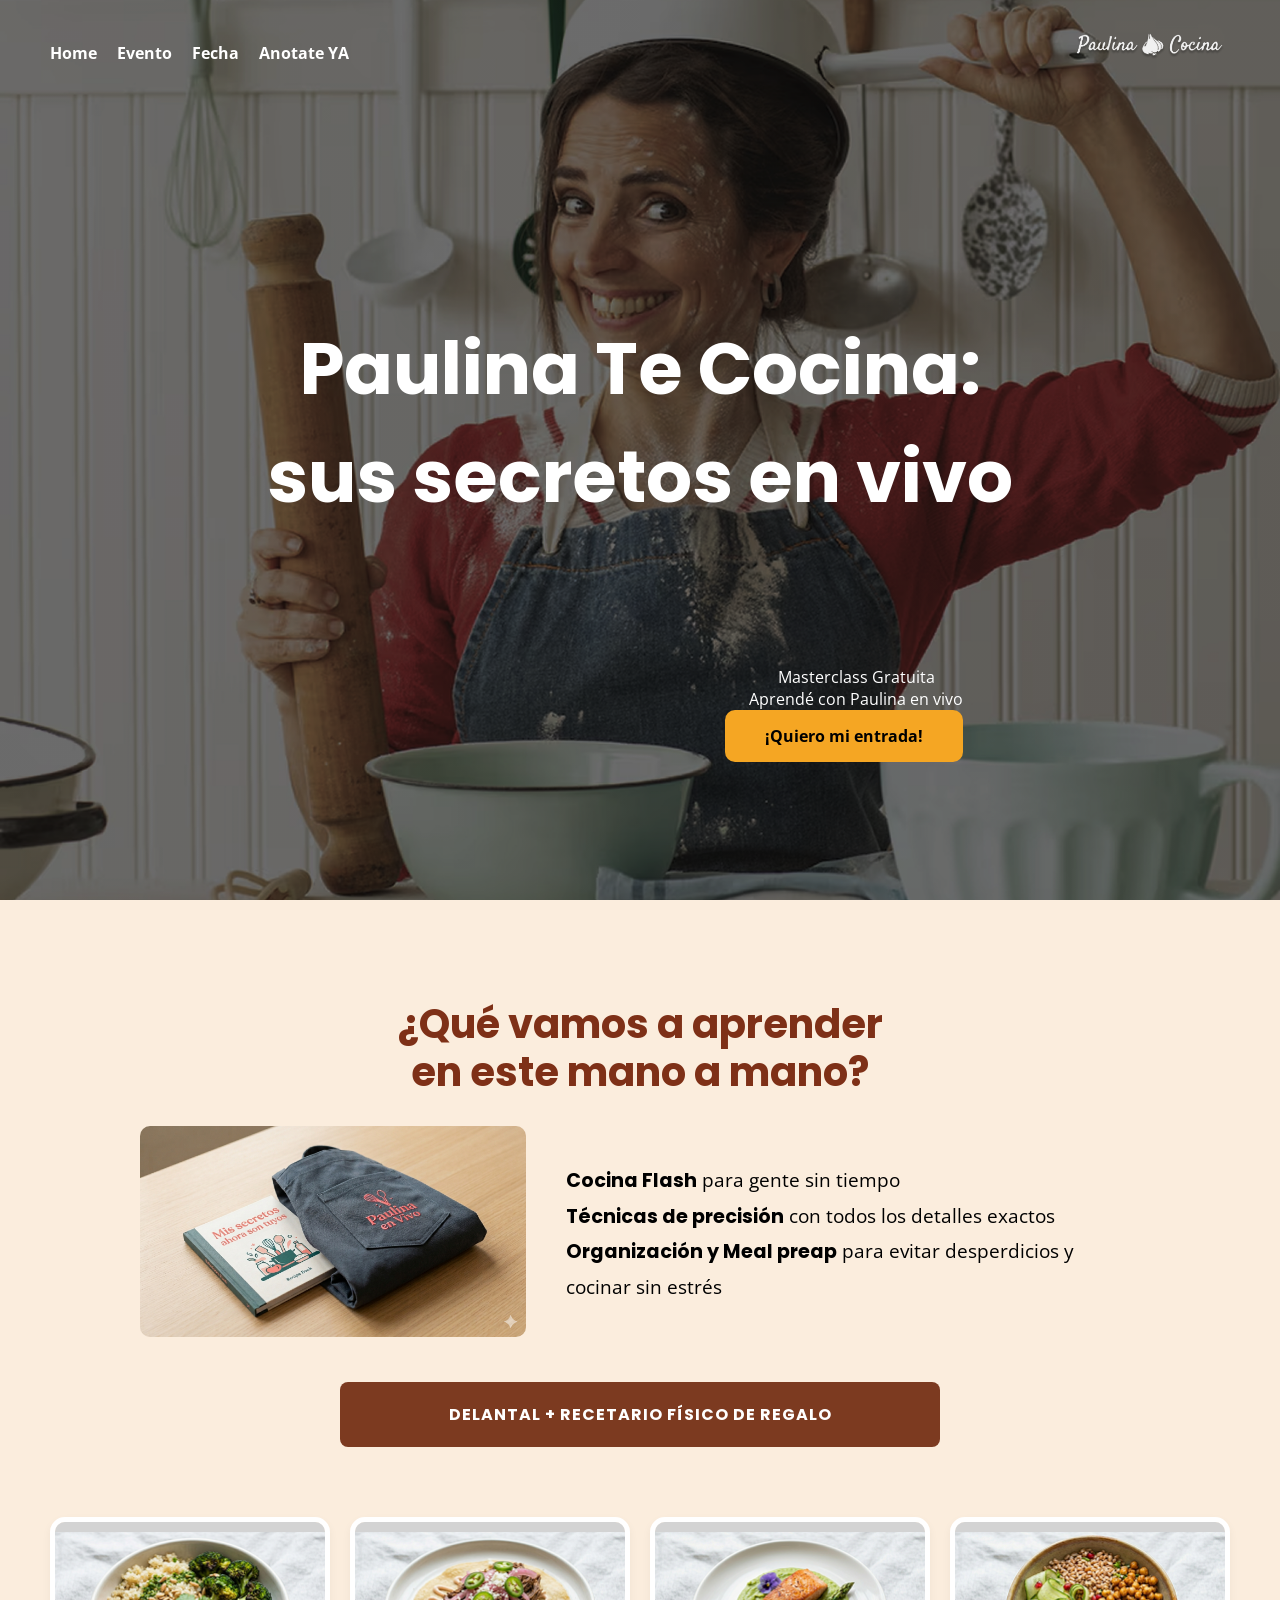
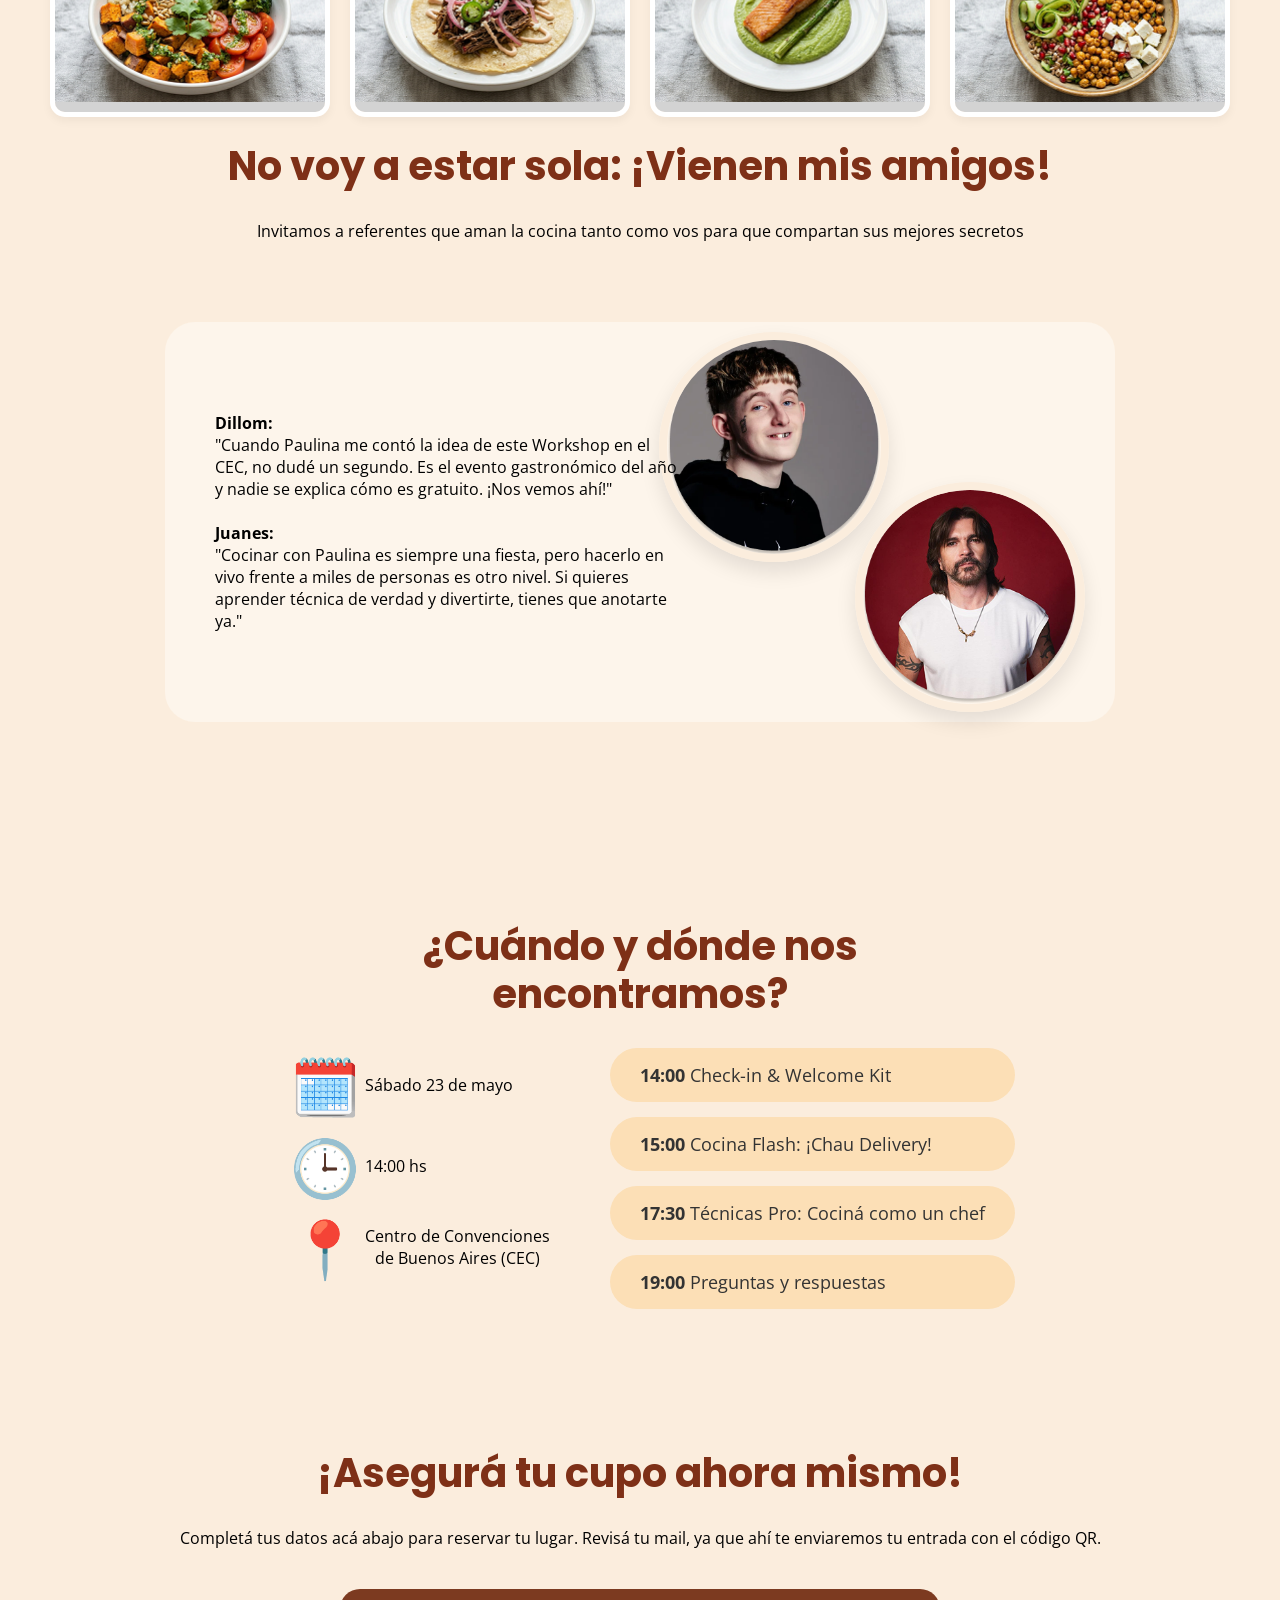
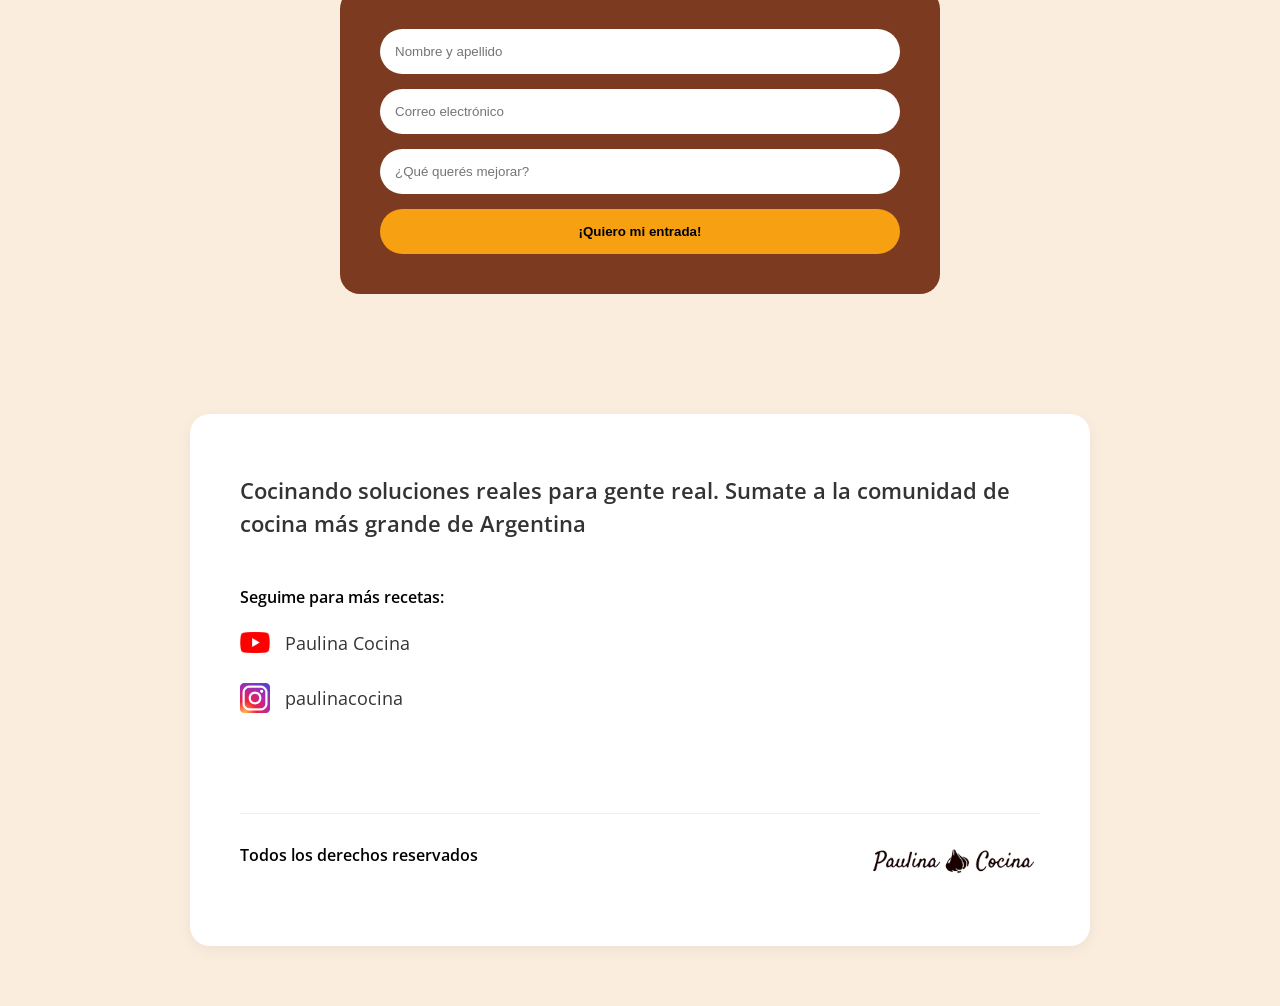
<file: index.html>
<!DOCTYPE html>
<html lang="es">
<head>
    <meta charset="UTF-8">
    <meta name="viewport" content="width=device-width, initial-scale=1.0">
    <title>Paulina Cocina - Masterclass</title>
    <link href="https://fonts.googleapis.com/css2?family=Open+Sans:wght@400&family=Poppins:wght@700&display=swap" rel="stylesheet">
    <link rel="stylesheet" href="style.css">
</head>
<body>

    <nav class="barra-navegacion">
        <div class="contenedor-nav">
            <!-- BOTÓN MENÚ PARA MOBILE -->
            <span class="abrir-menu" id="btn-menu">Menú</span>

            <ul class="links" id="menu-links">
                <li class="solo-mobile">Menú</li> <!-- Título decorativo dentro del menú lateral -->
                <li><a href="#home">Home</a></li>
                <li><a href="#evento">Evento</a></li>
                <li><a href="#fecha">Fecha</a></li>
                <li><a href="#anotate">Anotate YA</a></li>
            </ul>

            <div class="marca">
                <img src="logo.png" alt="Logo" class="logo-img">
            </div>
        </div>
    </nav>

    <main>
        <section id="home" class="seccion-home">
    <div class="contenido-hero">
        <!-- El título queda arriba -->
        <h1 class="titulo-principal">Paulina Te Cocina: <br> sus secretos en vivo</h1>
        
        <!-- Este bloque lo empujaremos hacia abajo con CSS -->
        <div class="bloque-inferior">
            <p class="bajada">Masterclass Gratuita <br> Aprendé con Paulina en vivo</p>
            <a href="#anotate" class="boton-naranja">¡Quiero mi entrada!</a>
        </div>
    </div>
</section>

        <!-- SECCIÓN EVENTO -->
        <section id="evento" class="seccion-contenido">
            <h2 class="titulo-seccion-poppins">¿Qué vamos a aprender <br> en este mano a mano?</h2>
            
            <div class="contenedor-kit">
                <div class="imagen-kit">
                    <img src="kit-regalo.png" alt="Kit de regalo Paulina">
                </div>
                <div class="texto-kit">
                    <p><span class="texto-destacado">Cocina Flash</span> para gente sin tiempo</p>
                    <p><span class="texto-destacado">Técnicas de precisión</span> con todos los detalles exactos</p>
                    <p><span class="texto-destacado">Organización y Meal preap</span> para evitar desperdicios y cocinar sin estrés</p>
                </div>
            </div>

            <div class="cartel-regalo">
                DELANTAL + RECETARIO FÍSICO DE REGALO
            </div>

            <div class="carrusel-platos">
                <div class="plato"><img src="plato1.png" alt="Plato 1"></div>
                <div class="plato"><img src="plato2.png" alt="Plato 2"></div>
                <div class="plato"><img src="plato3.png" alt="Plato 3"></div>
                <div class="plato"><img src="plato4.png" alt="Plato 4"></div>
            </div>

            <!-- APARTADO DE INVITADOS -->
            <div class="contenedor-invitados">
                <h3 class="titulo-seccion-poppins">No voy a estar sola: ¡Vienen mis amigos!</h3>
                <p class="bajada-invitados">Invitamos a referentes que aman la cocina tanto como vos para que compartan sus mejores secretos</p>
                
                <div class="tarjeta-invitados">
                    <div class="textos-invitados">
                        <p><strong>Dillom:</strong><br>
                        "Cuando Paulina me contó la idea de este Workshop en el CEC, no dudé un segundo. Es el evento gastronómico del año y nadie se explica cómo es gratuito. ¡Nos vemos ahí!"</p>
                        <br>
                        <p><strong>Juanes:</strong><br>
                        "Cocinar con Paulina es siempre una fiesta, pero hacerlo en vivo frente a miles de personas es otro nivel. Si quieres aprender técnica de verdad y divertirte, tienes que anotarte ya."</p>
                    </div>
                    
                    <div class="fotos-invitados">
                        <img src="dillom.png" alt="Dillom" class="foto-circulo dillom">
                        <img src="juanes.png" alt="Juanes" class="foto-circulo juanes">
                    </div>
                </div>
            </div>
        </section>

        <section id="fecha" class="seccion-fecha">
            <h2 class="titulo-seccion-poppins">¿Cuándo y dónde nos <br> encontramos?</h2>

            <div class="contenedor-agenda">
                <div class="info-evento">
                    <div class="item-info">
                        <span class="emoji">🗓️</span>
                        <p>Sábado 23 de mayo</p>
                    </div>
                    <div class="item-info">
                        <span class="emoji">🕒</span>
                        <p>14:00 hs</p>
                    </div>
                    <div class="item-info">
                        <span class="emoji">📍</span>
                        <p>Centro de Convenciones <br> de Buenos Aires (CEC)</p>
                    </div>
                </div>

                <div class="cronograma">
                    <div class="bloque-hora">
                        <strong>14:00</strong> Check-in & Welcome Kit
                    </div>
                    <div class="bloque-hora">
                        <strong>15:00</strong> Cocina Flash: ¡Chau Delivery!
                    </div>
                    <div class="bloque-hora">
                        <strong>17:30</strong> Técnicas Pro: Cociná como un chef
                    </div>
                    <div class="bloque-hora">
                        <strong>19:00</strong> Preguntas y respuestas
                    </div>
                </div>
            </div>
        </section>

        <section id="anotate" class="seccion-inscripcion">
            <h2 class="titulo-seccion-poppins">¡Asegurá tu cupo ahora mismo!</h2>
            <p class="bajada-inscripcion">Completá tus datos acá abajo para reservar tu lugar. Revisá tu mail, ya que ahí te enviaremos tu entrada con el código QR.</p>

            <div id="contenedor-formulario" class="caja-marron">
                <form id="form-registro">
                    <input type="text" id="nombre" placeholder="Nombre y apellido" required>
                    <input type="email" id="email" placeholder="Correo electrónico" required>
                    <input type="text" id="interes" placeholder="¿Qué querés mejorar?">
                    <button type="submit" class="boton-enviar">¡Quiero mi entrada!</button>
                </form>
            </div>

            <div id="mensaje-feedback" class="mensaje-agradecimiento" style="display: none;"></div>
        </section>
    </main>

   <footer class="pie-pagina">
    <div class="tarjeta-footer">
        <p class="frase-footer">Cocinando soluciones reales para gente real. Sumate a la comunidad de cocina más grande de Argentina</p>
        
        <div class="redes-footer">
            <p>Seguime para más recetas:</p>
            <div class="red-item">
                <img src="youtube-icon.png" alt="YouTube"> <span>Paulina Cocina</span>
            </div>
            <div class="red-item">
                <img src="instagram-icon.png" alt="Instagram"> <span>paulinacocina</span>
            </div>
        </div>

        <div class="footer-inferior">
            <p>Todos los derechos reservados</p>
            <img src="logo2.png" alt="Logo Paulina Cocina" class="logo-footer">
        </div>
    </div>
</footer>
    <script src="script.js"></script>
</body>
</html>
</file>
<file: style.css>
/* --- 1. RESET Y AJUSTES GLOBALES --- */
* { 
    margin: 0; 
    padding: 0; 
    box-sizing: border-box; 
}

html, body {
    font-family: 'Open Sans', sans-serif; 
    scroll-behavior: smooth;
    max-width: 100%;
    overflow-x: hidden;
    background-color: #FBEDDD;
}

/* --- 2. TIPOGRAFÍAS --- */
.titulo-seccion-poppins {
    font-family: 'Poppins', sans-serif;
    font-weight: 700;
    font-size: 2.5rem;
    margin-bottom: 30px;
    color: #7E3017;
    line-height: 1.2;
}

.texto-destacado {
    font-family: 'Poppins', sans-serif;
    font-weight: 700;
}

/* --- 3. NAVEGACIÓN (PC) --- */
.barra-navegacion {
    position: absolute;
    width: 100%;
    z-index: 1000;
    padding: 30px 50px;
}

.contenedor-nav {
    display: flex;
    justify-content: space-between;
    align-items: center;
    max-width: 1200px;
    margin: 0 auto;
}

.abrir-menu { 
    color: white; 
    cursor: pointer; 
    font-size: 1.2rem; 
    display: none; /* Se oculta en PC */
} 

.logo-img { height: 40px; }

.links { 
    display: flex; 
    gap: 20px; 
    list-style: none; 
}

.links a { 
    color: white; 
    text-decoration: none; 
    font-weight: bold; 
    transition: 0.3s;
}

.links a:hover { color: #F5A623; }

.solo-mobile { display: none; }

/* --- 4. SECCIÓN HOME / HERO (Ajuste fino para PC) --- */
.seccion-home {
    height: 100vh;
    width: 100%;
    display: flex;
    flex-direction: column;
    /* justify-content: flex-start permite que controlemos la altura con padding */
    justify-content: flex-start; 
    align-items: center;
    color: white;
    text-align: center;
    background-image: linear-gradient(rgba(0,0,0,0.2), rgba(0,0,0,0.2)), url('fondoprimero.png');
    background-size: cover;
    background-position: center;
    /* 1. BAJAMOS EL TÍTULO: Aumentamos el padding superior para empujar todo hacia abajo */
    padding-top: 35vh; 
}

.titulo-principal { 
    font-family: 'Poppins', sans-serif; 
    font-size: 4.5rem; 
    font-weight: 700;
    margin: 0; /* Limpiamos márgenes por defecto */
}

.bloque-inferior { 
    width: 100%; 
    max-width: 1200px;
    display: flex;
    flex-direction: column;
    /* Alinea el bloque completo (p y a) hacia la derecha */
    align-items: flex-end; 
    /* Centra el texto de los renglones internamente */
    text-align: center; 
    padding-right: 50px;
    margin-top: 15vh; 
}
.boton-naranja {
    background-color: #F5A623;
    color: black;
    padding: 15px 40px;
    border-radius: 10px;
    text-decoration: none;
    font-weight: bold;
    display: inline-block;
    transition: 0.3s;
    border: none;
    cursor: pointer;
}

/* --- 5. SECCIÓN EVENTO Y KIT --- */
.seccion-contenido { padding: 100px 20px; text-align: center; }

.contenedor-kit {
    display: flex;
    align-items: center;
    justify-content: center;
    gap: 40px;
    max-width: 1000px;
    margin: 0 auto;
}

.imagen-kit img { width: 100%; max-width: 450px; border-radius: 10px; }
.texto-kit { text-align: left; font-size: 1.2rem; line-height: 1.8; }

.cartel-regalo {
    background-color: #7c3a20;
    color: white;
    font-family: 'Poppins', sans-serif;
    padding: 20px;
    max-width: 600px;
    margin: 40px auto;
    font-weight: bold;
    border-radius: 8px;
    text-transform: uppercase;
    letter-spacing: 1px;
}

/* --- 6. CARRUSEL CORREGIDO --- */
.carrusel-platos {
    display: flex;
    /* justify-content: center centra los platos si entran todos en la pantalla (PC) */
    justify-content: center; 
    gap: 20px;
    margin-top: 50px;
    overflow-x: auto;
    padding: 20px 40px;
    scroll-snap-type: x mandatory;
    -webkit-overflow-scrolling: touch;
}

/* Ocultar la barra de scroll para que se vea más limpio (opcional) */
.carrusel-platos::-webkit-scrollbar {
    display: none;
}

.plato {
    flex-shrink: 0;
    scroll-snap-align: center; /* La foto se centra cuando dejas de scrollear */
}

.plato img { 
    width: 280px; 
    height: 200px; 
    object-fit: cover; 
    border-radius: 15px; 
    border: 5px solid #fff; /* Blanco queda más limpio con el fondo crema */
    box-shadow: 0 4px 10px rgba(0,0,0,0.05); /* Un toque de sombra suave */
}

/* --- 7. INVITADOS --- */
/* --- 7. INVITADOS (Ajuste de aire) --- */
.tarjeta-invitados {
    background-color: #fdf5eb;
    border-radius: 30px;
    display: flex;
    max-width: 950px;
    margin: 80px auto 20px auto; /* Reducimos el margen inferior de 80px a 20px */
    padding: 50px;
    position: relative;
    min-height: 400px;
    align-items: center;
}

.textos-invitados { flex: 1.2; text-align: left; z-index: 5; }
.fotos-invitados { flex: 1; position: relative; height: 300px; }

.foto-circulo {
    width: 230px; 
    height: 230px; 
    border-radius: 50%;
    object-fit: cover; 
    border: 8px solid #FBEDDD; 
    position: absolute;
    box-shadow: 0 10px 20px rgba(0,0,0,0.1);
}

.dillom { top: -40px; left: -20px; z-index: 1; }
.juanes { bottom: -40px; right: -20px; z-index: 2; }

/* --- 8. FECHA Y CRONOGRAMA --- */
.seccion-fecha { padding: 80px 20px; text-align: center; }

.contenedor-agenda {
    display: flex;
    justify-content: center;
    align-items: center;
    gap: 60px;
    max-width: 1000px;
    margin: 0 auto;
}

/* Agrandar emojis en la sección fecha */
/* Contenedor individual de cada fila */
.item-info {
    display: flex;
    align-items: center;    /* Centra el texto verticalmente con el emoji */
    justify-content: flex-start; /* Alinea el contenido al inicio del bloque */
    max-width: 450px;       /* Ajusta este ancho según te guste más */
    margin: 0 auto 25px auto; /* Centra el bloque en la página y da aire abajo */
    padding-left: 20px;     /* Un poquito de margen interno */
}

/* Estilo para los emojis */
.item-info .emoji {
    font-size: 3.5rem;      /* El tamaño que elegiste */
    display: inline-block;
    width: 80px;            /* ANCHO FIJO: Esto hace que todos los emojis ocupen lo mismo */
    text-align: center;     /* Centra el emoji dentro de esos 80px */
    flex-shrink: 0;         /* Evita que el emoji se achique en pantallas chicas */
    line-height: 1;
}

/* Estilo para el texto */
.item-info span:not(.emoji) {
    font-size: 1.2rem;
    text-align: left;
    margin-left: 15px;      /* Separación entre el bloque del emoji y el texto */
    line-height: 1.3;
}
.cronograma { display: flex; flex-direction: column; gap: 15px; }

.bloque-hora {
    background-color: #fcdfb6;
    padding: 15px 30px;
    border-radius: 50px;
    text-align: left;
    width: 100%;
    max-width: 450px;
    font-size: 1.1rem;
    color: #333;
}

/* --- 9. FORMULARIO --- */
.seccion-inscripcion { padding: 60px 20px; text-align: center; }
.caja-marron { background-color: #7c3a20; padding: 30px; border-radius: 20px; max-width: 600px; margin: 0 auto; }
#form-registro { display: flex; flex-direction: column; gap: 15px; }
#form-registro input { padding: 15px; border-radius: 50px; border: none; outline: none; }
.boton-enviar { background-color: #f7a012; color: black; font-weight: bold; padding: 15px; border-radius: 50px; border: none; cursor: pointer; transition: 0.3s; }
/* --- 9. FORMULARIO (Ajuste de aire y Feedback) --- */
.seccion-inscripcion { padding: 60px 20px; text-align: center; }

.seccion-inscripcion p {
    margin-bottom: 40px; /* Más aire entre el texto y el cuadro del formulario */
}

.caja-marron { 
    background-color: #7c3a20; 
    padding: 40px; /* Más aire interno */
    border-radius: 20px; 
    max-width: 600px; 
    margin: 0 auto; 
}

#mensaje-feedback.mensaje-agradecimiento {
    background-color: #fbefda;  /* El color amarillo/crema del fondo */
    color: #000000;           /* Texto en negro puro */
    border: 15px solid #7E3017; /* Borde marrón oscuro MUY grueso y sólido */
    border-radius: 40px;      /* Esquinas muy redondeadas */
    padding: 60px 40px;       /* Mucho espacio interno (arriba/abajo y lados) */
    max-width: 650px;         /* Ancho máximo similar al de la imagen */
    margin: 40px auto;        /* Centrado horizontalmente en la página */
    text-align: center;       /* Texto centrado */
    box-shadow: 0 10px 25px rgba(0,0,0,0.2); /* Sombra suave para dar profundidad */
    font-family: 'Poppins', sans-serif; /* Usamos Poppins como en la imagen */
}

/* Estilos para el texto dentro del recuadro */
#mensaje-feedback.mensaje-agradecimiento h3 {
    font-weight: 700;          /* Negrita fuerte para el título */
    font-size: 2rem;           /* Tamaño grande */
    margin-bottom: 20px;       /* Separación con el párrafo */
    line-height: 1.2;
}

#mensaje-feedback.mensaje-agradecimiento p {
    font-weight: 400;          /* Texto normal para el cuerpo */
    font-size: 1.3rem;         /* Un poco más grande para leer mejor */
    margin-bottom: 30px;       /* Espacio antes del botón (si lo hay) */
}

#mensaje-feedback.mensaje-agradecimiento strong {
    font-weight: 700;          /* Aseguramos negrita en el mail */
}

/* --- 10. FOOTER (BLOQUE COMPLETO REEMPLAZAR) --- */
.pie-pagina { 
    background-color: #FBEDDD; 
    padding: 60px 20px; /* Un poco más de aire arriba y abajo */
}

.tarjeta-footer { 
    background-color: white; 
    max-width: 900px; 
    margin: 0 auto; 
    padding: 60px 50px; /* Más espacio interno en la tarjeta */
    border-radius: 20px; 
    text-align: left; 
    box-shadow: 0 4px 15px rgba(0,0,0,0.05);
}

/* La frase principal: Cocinando soluciones... */
.frase-footer { 
    font-size: 1.4rem; 
    color: #333; 
    margin-bottom: 45px !important; /* SEPARACIÓN DE LA FRASE */
    line-height: 1.5;
    display: block;
}

/* El texto "Seguime para más recetas" */
.tarjeta-footer p {
    margin-bottom: 20px;
    font-weight: 600;
}

/* Lista de redes sociales */
.redes-footer { 
    margin-bottom: 100px !important; /* SEPARACIÓN GRANDE HACIA ABAJO */
    list-style: none;
    padding: 0;
}

.red-item { 
    display: flex; 
    align-items: center; 
    gap: 15px; 
    margin-bottom: 25px; /* SEPARACIÓN ENTRE YOUTUBE E INSTAGRAM */
}

.red-item img { 
    width: 30px !important;
    height: 30px !important;
    object-fit: contain;
}

.red-item span {
    font-size: 1.1rem;
    color: #333;
}

/* Parte de abajo: Derechos y Logo Paulina */
.footer-inferior { 
    display: flex; 
    justify-content: space-between; 
    align-items: center; 
    border-top: 1px solid #eee; /* Línea más clarita */
    padding-top: 30px; 
}

.logo-footer { 
    height: 40px; 
    width: auto; 
}
/* --- 11. EFECTO EN BOTONES (GLOBAL) --- */
.boton-naranja:hover, .boton-naranja:active, .boton-enviar:hover, .boton-enviar:active {
    background-color: #FDD7AA !important; 
    transition: 0.1s ease;
}

/* --- 12. RESPONSIVE MOBILE --- */
@media (max-width: 768px) {
    
    .barra-navegacion { padding-top: 30px !important; height: auto !important; }

    .contenedor-nav {
        display: flex !important;
        justify-content: space-between !important;
        align-items: flex-start !important;
    }

    .abrir-menu { 
        display: block !important; 
        position: relative !important;
        top: -10px !important;  
        right: 20px !important; /* Despega "Menú" del borde */
        float: left; 
        z-index: 1001; 
    }

    .logo-img {
        display: block !important;
        height: 40px !important;
        width: auto !important;
        position: absolute !important;
        top: 20px !important; 
        right: 20px !important; /* Despega Logo del borde */
        margin: 0 !important;
    }

    .links {
        display: flex;
        flex-direction: column;
        position: fixed;
        top: 0;
        left: -260px;
        width: 220px;
        height: 100vh;
        background-color: rgba(50, 50, 50, 0.9);
        backdrop-filter: blur(8px);
        padding: 20px 0;
        transition: 0.4s ease;
        z-index: 3000;
        gap: 0;
    }

    /* IMPORTANTE: Ajuste para que en celular siga funcionando el scroll desde el inicio */
@media (max-width: 768px) {
    .carrusel-platos {
        justify-content: flex-start; /* En celu volvemos a la izquierda para que no se corte el primer plato */
    }
}

    .links.active { left: 0; }
    .links li { padding: 15px 25px; border-bottom: 1px solid rgba(255,255,255,0.1); }
    .solo-mobile { display: block !important; color: white; margin-bottom: 10px; }

   @media (max-width: 768px) {
    .seccion-home {
        padding-top: 0 !important; /* Anula el bajón de PC */
        justify-content: flex-end !important; /* Mantiene el pegado al piso del celu */
        padding-bottom: 50px;
    }

    .bloque-inferior {
        margin-top: 20px !important; /* Anula el margin-top de 15vh de PC */
        align-items: center !important; /* Centra en celu */
        text-align: center !important;
        padding-right: 0 !important;
    }
    @media (max-width: 768px) {
    /* Achicamos el contenedor para que no quede tan gigante */
    #mensaje-feedback.mensaje-agradecimiento {
        padding: 30px 20px; /* Menos espacio interno */
        border: 10px solid #7E3017; /* Borde un poco más fino */
        width: 90%; /* Que ocupe casi todo el ancho */
    }

    /* Achicamos el título (¡Gracias Alessandra...!) */
    #mensaje-feedback.mensaje-agradecimiento h3 {
        font-size: 1.5rem !important; 
    }

    /* Achicamos el texto del mail y el cuerpo */
    #mensaje-feedback.mensaje-agradecimiento p {
        font-size: 1rem !important;
        line-height: 1.4;
        word-wrap: break-word; /* Fuerza a que el mail se rompa si es muy largo */
    }
}
}

    .titulo-principal { font-size: 2.3rem !important; margin-bottom: 20px; } 
    .bloque-inferior { text-align: center; }
    .contenedor-kit { flex-direction: column; }
    .texto-kit { text-align: center; }
    .contenedor-agenda { flex-direction: column; gap: 30px; }
    .tarjeta-invitados { flex-direction: column; padding: 30px; }
    .fotos-invitados { height: 400px; width: 100%; display: flex; flex-direction: column; align-items: center; gap: 20px; }
    .foto-circulo { position: static; width: 180px; height: 180px; }
}
</file>
